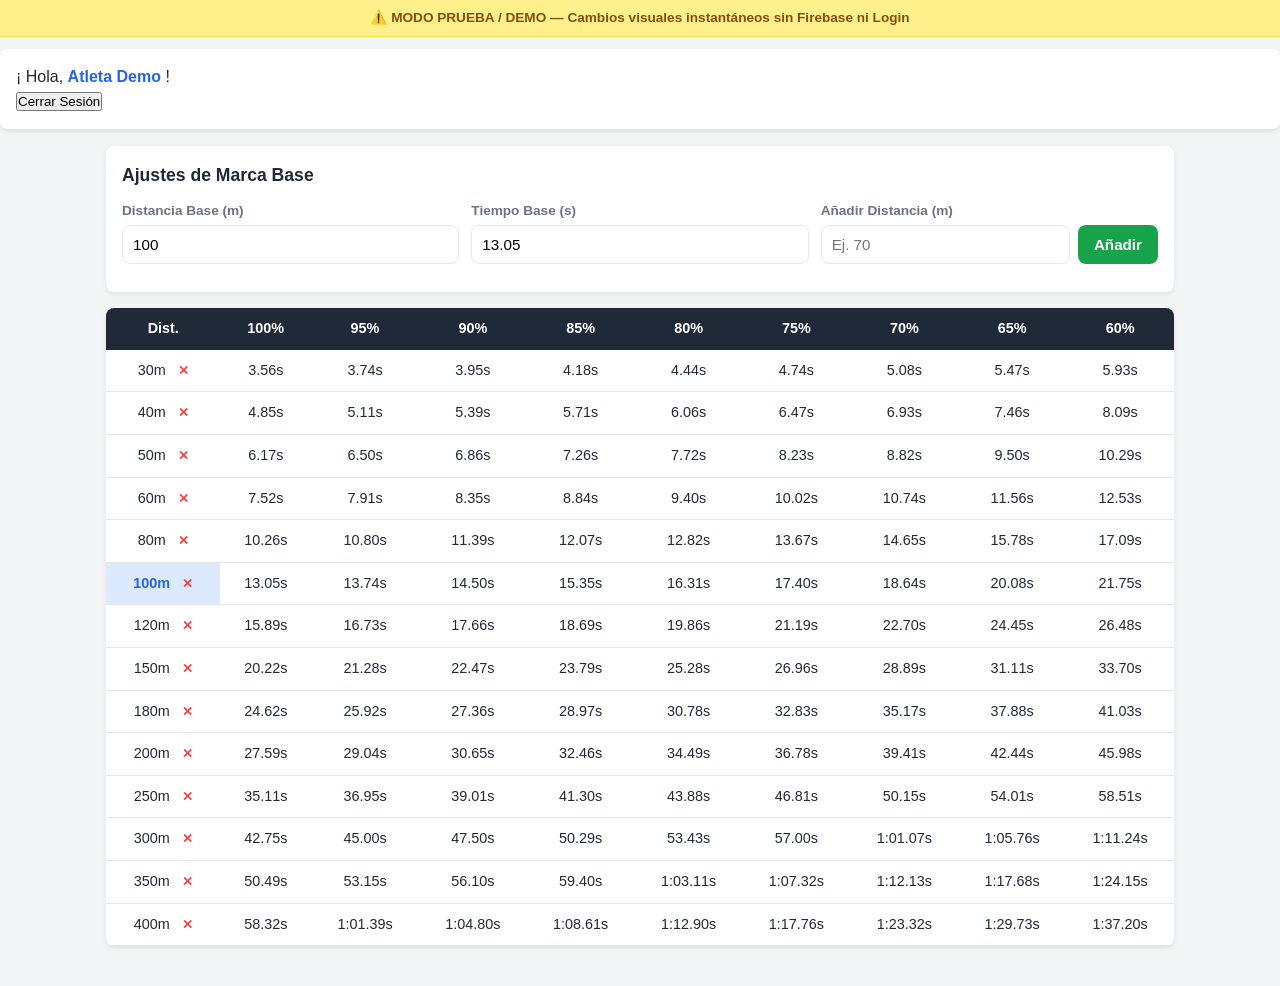
<file: demo.html>
<!DOCTYPE html>
<html lang="es">

<head>
    <meta charset="UTF-8">
    <meta name="viewport" content="width=device-width, initial-scale=1.0">
    <title>DEMO - Vista Previa de la App</title>
    <link rel="stylesheet" href="styles.css">
    <style>
        /* Estilos temporales para el banner de modo prueba */
        .demo-banner {
            background-color: #fef08a;
            color: #854d0e;
            padding: 8px 16px;
            text-align: center;
            font-weight: bold;
            font-size: 0.85rem;
            border-bottom: 1px solid #fde047;
            margin-bottom: 12px;
        }
    </style>
</head>

<body>

    <div class="demo-banner">
        ⚠️ MODO PRUEBA / DEMO — Cambios visuales instantáneos sin Firebase ni Login
    </div>

    <!-- Barra de Sesión de Usuario -->
    <header class="user-header card">
        <div class="user-info">
            <span>¡ Hola, </span>
            <strong id="user-display-name">Atleta Demo</strong>
            <span>!</span>
        </div>
        <button type="button" class="btn-logout" onclick="alert('Botón salir (Modo Demo)')">Cerrar Sesión</button>
    </header>

    <div class="app-container">
        <main id="app-section">



            <!-- Panel de Controles -->
            <section class="card controls-card">
                <h3>Ajustes de Marca Base</h3>
                <div class="controls-grid">
                    <div class="form-group">
                        <label for="baseDistance">Distancia Base (m)</label>
                        <input type="number" id="baseDistance" value="100">
                    </div>
                    <div class="form-group">
                        <label for="baseTime">Tiempo Base (s)</label>
                        <input type="number" id="baseTime" step="0.01" value="13.05">
                    </div>
                    <div class="form-group">
                        <label for="newDistance">Añadir Distancia (m)</label>
                        <div class="input-inline">
                            <input type="number" id="newDistance" placeholder="Ej. 70">
                            <button id="btn-add-distance" type="button" class="btn btn-success">Añadir</button>
                        </div>
                    </div>
                </div>
            </section>

            <!-- Vista Adaptativa para Móviles (Tarjetas) -->
            <section id="mobile-cards-container" class="mobile-only"></section>

            <!-- Vista Adaptativa para Escritorio (Tabla) -->
            <section class="desktop-only card table-card">
                <div class="table-wrapper">
                    <table>
                        <thead>
                            <tr>
                                <th>Dist.</th>
                                <th>100%</th>
                                <th>95%</th>
                                <th>90%</th>
                                <th>85%</th>
                                <th>80%</th>
                                <th>75%</th>
                                <th>70%</th>
                                <th>65%</th>
                                <th>60%</th>
                            </tr>
                        </thead>
                        <tbody id="table-body"></tbody>
                    </table>
                </div>
            </section>

        </main>
    </div>

    <!-- Script en vivo para simular los cálculos sin Firebase -->
    <script>
        // Estado local simulado
        let demoSettings = {
            baseDistance: 100,
            baseTime: 13.05,
            distances: [30, 40, 50, 60, 80, 100, 120, 150, 180, 200, 250, 300, 350, 400]
        };

        const percentages = [100, 95, 90, 85, 80, 75, 70, 65, 60];
        const m = 1.08; // Exponente de fatiga

        function formatTime(seconds) {
            return seconds < 60
                ? seconds.toFixed(2) + 's'
                : `${Math.floor(seconds / 60)}:${(seconds % 60).toFixed(2).padStart(5, '0')}s`;
        }

        function renderDemo() {
            const baseDist = demoSettings.baseDistance;
            const baseT = demoSettings.baseTime;

            const mobileContainer = document.getElementById('mobile-cards-container');
            const tbody = document.getElementById('table-body');

            mobileContainer.innerHTML = '';
            tbody.innerHTML = '';

            demoSettings.distances.forEach(d => {
                const time100 = baseT * Math.pow(d / baseDist, m);
                const isBase = d === baseDist;

                // Tarjetas para móviles
                const card = document.createElement('div');
                card.className = `distance-card ${isBase ? 'is-base' : ''}`;

                let cardHtml = `
                    <div class="card-header">
                        <span>${d} metros ${isBase ? '(Base)' : ''}</span>
                        <button class="btn-icon-delete" onclick="removeDistance(${d})">✕</button>
                    </div>
                    <div class="card-metrics">
                `;

                percentages.forEach(pct => {
                    const timeSec = time100 / (pct / 100);
                    cardHtml += `
                        <div class="metric-box">
                            <div class="metric-pct">${pct}%</div>
                            <div class="metric-val">${formatTime(timeSec)}</div>
                        </div>
                    `;
                });

                cardHtml += `</div>`;
                card.innerHTML = cardHtml;
                mobileContainer.appendChild(card);

                // Tabla para escritorio
                const tr = document.createElement('tr');
                let rowHtml = `
                    <td class="${isBase ? 'is-base' : ''}">
                        ${d}m
                        <button class="btn-icon-delete" onclick="removeDistance(${d})">✕</button>
                    </td>
                `;

                percentages.forEach(pct => {
                    const timeSec = time100 / (pct / 100);
                    rowHtml += `<td>${formatTime(timeSec)}</td>`;
                });

                tr.innerHTML = rowHtml;
                tbody.appendChild(tr);
            });
        }

        function removeDistance(dist) {
            demoSettings.distances = demoSettings.distances.filter(d => d !== dist);
            renderDemo();
        }

        // Eventos en vivo
        document.getElementById('baseDistance').addEventListener('input', (e) => {
            demoSettings.baseDistance = parseFloat(e.target.value) || 100;
            renderDemo();
        });

        document.getElementById('baseTime').addEventListener('input', (e) => {
            demoSettings.baseTime = parseFloat(e.target.value) || 13.05;
            renderDemo();
        });

        document.getElementById('btn-add-distance').addEventListener('click', () => {
            const input = document.getElementById('newDistance');
            const val = parseFloat(input.value);
            if (val && !demoSettings.distances.includes(val)) {
                demoSettings.distances.push(val);
                demoSettings.distances.sort((a, b) => a - b);
                input.value = '';
                renderDemo();
            }
        });

        // Inicializar renderizado
        renderDemo();
    </script>
</body>

</html>
</file>
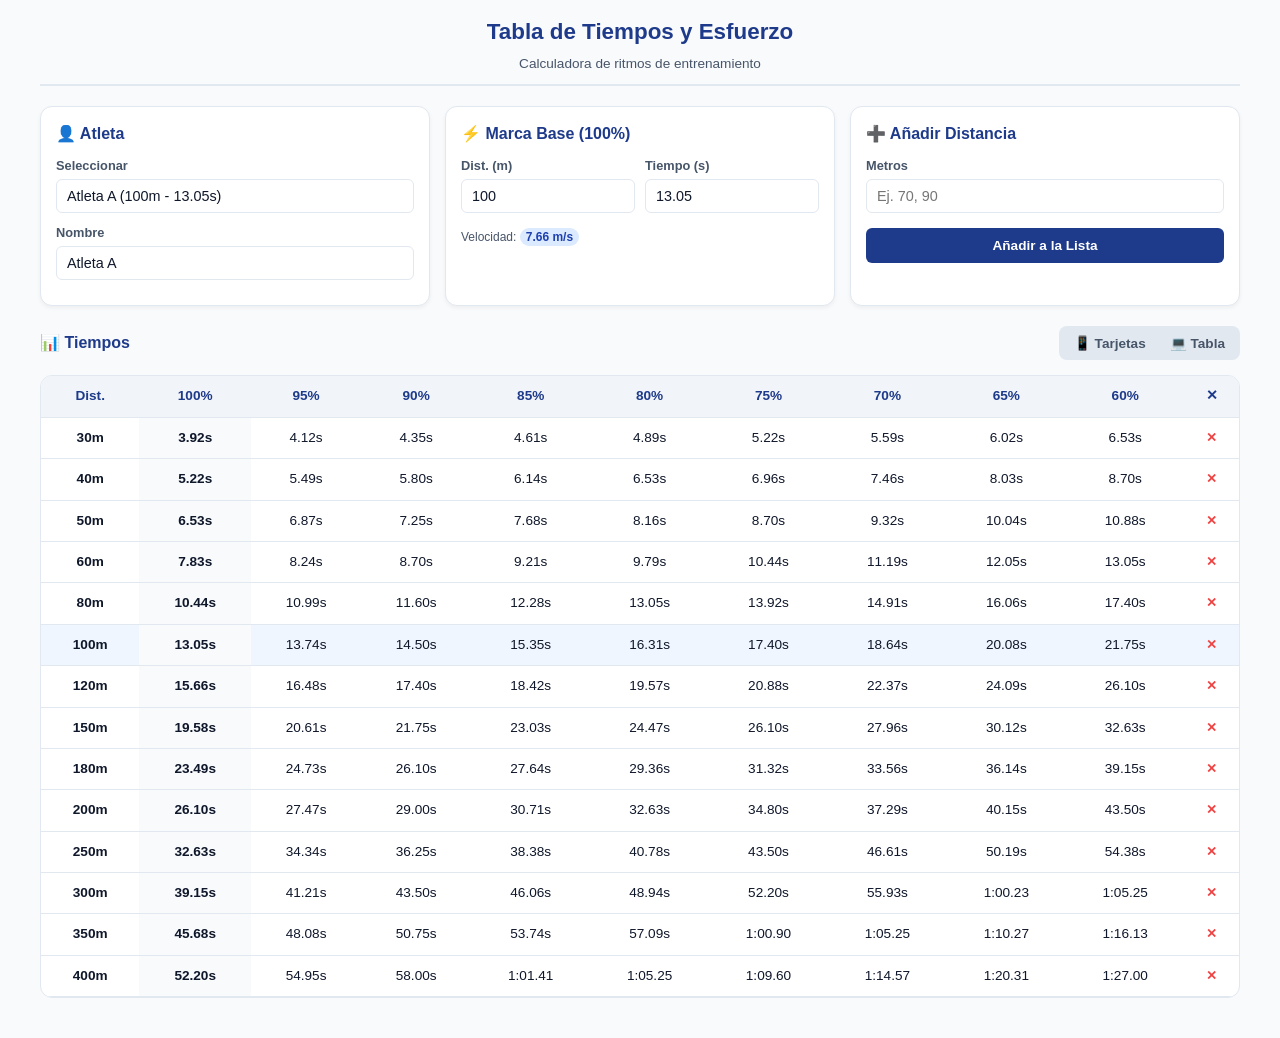
<file: tabla_tiempos_safari_v2.html>
<!DOCTYPE html>
<html lang="es">
<head>
    <meta charset="UTF-8">
    <meta name="viewport" content="width=device-width, initial-scale=1.0, maximum-scale=1.0, user-scalable=no">
    <title>Calculadora de Tiempos y Ritmos</title>
    <style>
        :root {
            --primary-color: #1e3a8a;
            --primary-light: #3b82f6;
            --bg-color: #f8fafc;
            --card-bg: #ffffff;
            --text-main: #0f172a;
            --text-muted: #475569;
            --border-color: #e2e8f0;
        }

        * {
            -webkit-box-sizing: border-box;
            box-sizing: border-box;
            margin: 0;
            padding: 0;
            font-family: -apple-system, BlinkMacSystemFont, "Segoe UI", Roboto, Helvetica, Arial, sans-serif;
        }

        body {
            background-color: var(--bg-color);
            color: var(--text-main);
            line-height: 1.5;
            padding: 15px 10px;
            -webkit-text-size-adjust: 100%;
        }

        .container {
            max-width: 1200px;
            margin: 0 auto;
            width: 100%;
        }

        header {
            text-align: center;
            margin-bottom: 20px;
            padding-bottom: 10px;
            border-bottom: 2px solid var(--border-color);
        }

        h1 {
            color: var(--primary-color);
            font-size: 1.4rem;
            margin-bottom: 5px;
        }

        .subtitle {
            color: var(--text-muted);
            font-size: 0.85rem;
        }

        .controls-grid {
            display: -webkit-flex;
            display: flex;
            -webkit-flex-wrap: wrap;
            flex-wrap: wrap;
            gap: 15px;
            margin-bottom: 20px;
        }

        .card {
            background: var(--card-bg);
            padding: 15px;
            border-radius: 12px;
            box-shadow: 0 2px 4px rgba(0,0,0,0.05);
            border: 1px solid var(--border-color);
            -webkit-flex: 1 1 280px;
            flex: 1 1 280px;
        }

        .card-title {
            font-size: 1rem;
            font-weight: 600;
            color: var(--primary-color);
            margin-bottom: 10px;
        }

        .form-group {
            margin-bottom: 10px;
        }

        label {
            display: block;
            font-size: 0.8rem;
            font-weight: 600;
            color: var(--text-muted);
            margin-bottom: 4px;
        }

        select, input {
            width: 100%;
            padding: 8px 10px;
            border: 1px solid var(--border-color);
            border-radius: 6px;
            font-size: 0.9rem;
            color: var(--text-main);
            background-color: #fff;
            -webkit-appearance: none;
            appearance: none;
        }

        .input-inline {
            display: -webkit-flex;
            display: flex;
            gap: 10px;
        }

        .input-inline .form-group {
            -webkit-flex: 1;
            flex: 1;
        }

        .btn {
            background-color: var(--primary-color);
            color: white;
            border: none;
            padding: 10px;
            border-radius: 6px;
            cursor: pointer;
            font-weight: 600;
            font-size: 0.85rem;
            width: 100%;
            margin-top: 5px;
        }

        .badge {
            background-color: #dbeafe;
            color: #1e40af;
            padding: 2px 6px;
            border-radius: 10px;
            font-size: 0.75rem;
            font-weight: 600;
        }

        .view-toggle-container {
            display: -webkit-flex;
            display: flex;
            -webkit-justify-content: space-between;
            justify-content: space-between;
            -webkit-align-items: center;
            align-items: center;
            margin-bottom: 15px;
        }

        .view-toggle {
            display: -webkit-inline-flex;
            display: inline-flex;
            background: #e2e8f0;
            padding: 3px;
            border-radius: 8px;
        }

        .view-btn {
            padding: 6px 12px;
            border: none;
            background: transparent;
            font-size: 0.85rem;
            font-weight: 600;
            color: var(--text-muted);
            cursor: pointer;
            border-radius: 6px;
        }

        .view-btn.active {
            background: #fff;
            color: var(--primary-color);
            box-shadow: 0 1px 3px rgba(0,0,0,0.1);
        }

        /* --- FIX SAFARI iOS TABLE OVERFLOW --- */
        .table-outer-wrapper {
            width: 100%;
            background: var(--card-bg);
            border-radius: 12px;
            border: 1px solid var(--border-color);
            overflow: hidden;
            margin-bottom: 25px;
        }

        .table-scroll-container {
            width: 100%;
            overflow-x: auto !important;
            -webkit-overflow-scrolling: touch !important;
            display: block;
        }

        table.custom-table {
            width: 100%;
            border-collapse: collapse;
            text-align: center;
            font-size: 0.85rem;
            table-layout: auto;
        }

        table.custom-table th, 
        table.custom-table td {
            padding: 10px 8px;
            border-bottom: 1px solid var(--border-color);
            white-space: nowrap !important;
        }

        table.custom-table th {
            background-color: #f1f5f9;
            color: var(--primary-color);
            font-weight: 700;
        }

        .highlight-col {
            background-color: #f8fafc;
            font-weight: 600;
        }

        .highlight-row {
            background-color: #eff6ff !important;
        }

        /* VISTA TARJETAS (Móvil) */
        .cards-view {
            display: none;
            -webkit-flex-direction: column;
            flex-direction: column;
            gap: 12px;
            margin-bottom: 25px;
        }

        .dist-card {
            background: var(--card-bg);
            border: 1px solid var(--border-color);
            border-radius: 10px;
            padding: 12px;
        }

        .dist-card.highlight-card {
            border: 2px solid var(--primary-light);
            background: #f0f9ff;
        }

        .dist-card-header {
            display: -webkit-flex;
            display: flex;
            -webkit-justify-content: space-between;
            justify-content: space-between;
            -webkit-align-items: center;
            align-items: center;
            padding-bottom: 8px;
            margin-bottom: 8px;
            border-bottom: 1px solid var(--border-color);
        }

        .dist-card-header h3 {
            font-size: 1.1rem;
            color: var(--primary-color);
        }

        .efforts-grid {
            display: grid;
            grid-template-columns: repeat(3, 1fr);
            gap: 6px;
        }

        .effort-item {
            background: #f8fafc;
            padding: 6px 4px;
            border-radius: 6px;
            text-align: center;
            border: 1px solid #edf2f7;
        }

        .effort-item.effort-100 {
            background: #e0f2fe;
            border-color: #bae6fd;
        }

        .effort-label {
            font-size: 0.7rem;
            color: var(--text-muted);
            font-weight: 600;
            display: block;
        }

        .effort-value {
            font-size: 0.85rem;
            font-weight: 700;
            color: var(--text-main);
        }

        .show-block { display: block !important; }
        .show-flex { display: -webkit-flex !important; display: flex !important; }
        .hide-all { display: none !important; }
    </style>
</head>
<body>

<div class="container">
    <header>
        <h1>Tabla de Tiempos y Esfuerzo</h1>
        <p class="subtitle">Calculadora de ritmos de entrenamiento</p>
    </header>

    <div class="controls-grid">
        <div class="card">
            <div class="card-title">👤 Atleta</div>
            <div class="form-group">
                <label for="athleteSelect">Seleccionar</label>
                <select id="athleteSelect" onchange="loadAthleteData()">
                    <option value="1">Atleta A (100m - 13.05s)</option>
                    <option value="2">Atleta B (100m - 12.20s)</option>
                    <option value="3">Atleta C (100m - 11.50s)</option>
                    <option value="custom">Personalizado...</option>
                </select>
            </div>
            <div class="form-group">
                <label>Nombre</label>
                <input type="text" id="athleteName" value="Atleta A" onchange="updateCustomName()">
            </div>
        </div>

        <div class="card">
            <div class="card-title">⚡ Marca Base (100%)</div>
            <div class="input-inline">
                <div class="form-group">
                    <label for="baseDistance">Dist. (m)</label>
                    <input type="number" id="baseDistance" value="100" min="1" oninput="recalculate()">
                </div>
                <div class="form-group">
                    <label for="baseTime">Tiempo (s)</label>
                    <input type="number" id="baseTime" value="13.05" min="0.1" step="0.01" oninput="recalculate()">
                </div>
            </div>
            <p style="font-size: 0.75rem; color: var(--text-muted); margin-top: 5px;">
                Velocidad: <span id="baseSpeed" class="badge">7.66 m/s</span>
            </p>
        </div>

        <div class="card">
            <div class="card-title">➕ Añadir Distancia</div>
            <div class="form-group">
                <label for="newDistance">Metros</label>
                <input type="number" id="newDistance" placeholder="Ej. 70, 90" min="1">
            </div>
            <button class="btn" onclick="addCustomDistance()">Añadir a la Lista</button>
        </div>
    </div>

    <div class="view-toggle-container">
        <div class="card-title" style="margin: 0;">📊 Tiempos</div>
        <div class="view-toggle">
            <button id="btnViewCards" class="view-btn" onclick="setView('cards')">📱 Tarjetas</button>
            <button id="btnViewTable" class="view-btn" onclick="setView('table')">💻 Tabla</button>
        </div>
    </div>

    <!-- VISTA TABLA CON SCROLL CORREGIDO -->
    <div id="tableViewWrapper" class="table-outer-wrapper show-block">
        <div class="table-scroll-container">
            <table class="custom-table">
                <thead>
                    <tr>
                        <th>Dist.</th>
                        <th>100%</th>
                        <th>95%</th>
                        <th>90%</th>
                        <th>85%</th>
                        <th>80%</th>
                        <th>75%</th>
                        <th>70%</th>
                        <th>65%</th>
                        <th>60%</th>
                        <th>✕</th>
                    </tr>
                </thead>
                <tbody id="tableBody"></tbody>
            </table>
        </div>
    </div>

    <!-- VISTA TARJETAS -->
    <div id="cardsViewWrapper" class="cards-view"></div>
</div>

<script>
    var distances = [30, 40, 50, 60, 80, 100, 120, 150, 180, 200, 250, 300, 350, 400];
    var efforts = [100, 95, 90, 85, 80, 75, 70, 65, 60];

    var athletesData = {
        "1": { name: "Atleta A", dist: 100, time: 13.05 },
        "2": { name: "Atleta B", dist: 100, time: 12.20 },
        "3": { name: "Atleta C", dist: 100, time: 11.50 }
    };

    function setView(viewType) {
        var tableWrap = document.getElementById("tableViewWrapper");
        var cardsWrap = document.getElementById("cardsViewWrapper");
        var btnCards = document.getElementById("btnViewCards");
        var btnTable = document.getElementById("btnViewTable");

        if (viewType === 'table') {
            tableWrap.className = "table-outer-wrapper show-block";
            cardsWrap.className = "cards-view hide-all";
            btnTable.className = "view-btn active";
            btnCards.className = "view-btn";
        } else {
            tableWrap.className = "table-outer-wrapper hide-all";
            cardsWrap.className = "cards-view show-flex";
            btnCards.className = "view-btn active";
            btnTable.className = "view-btn";
        }
    }

    function loadAthleteData() {
        var select = document.getElementById("athleteSelect");
        var val = select.value;
        if (val !== "custom") {
            var athlete = athletesData[val];
            document.getElementById("athleteName").value = athlete.name;
            document.getElementById("baseDistance").value = athlete.dist;
            document.getElementById("baseTime").value = athlete.time;
        }
        recalculate();
    }

    function updateCustomName() {
        document.getElementById("athleteSelect").value = "custom";
    }

    function formatTime(seconds) {
        if (seconds < 60) {
            return seconds.toFixed(2) + "s";
        }
        var mins = Math.floor(seconds / 60);
        var secs = (seconds % 60).toFixed(2);
        return mins + ":" + (secs < 10 ? '0' : '') + secs;
    }

    function recalculate() {
        var baseDist = parseFloat(document.getElementById("baseDistance").value);
        var baseTime = parseFloat(document.getElementById("baseTime").value);
        
        if (!baseDist || !baseTime || baseDist <= 0 || baseTime <= 0) return;

        var baseSpeed = baseDist / baseTime;
        document.getElementById("baseSpeed").innerText = baseSpeed.toFixed(2) + " m/s";

        var tbody = document.getElementById("tableBody");
        var cardsContainer = document.getElementById("cardsViewWrapper");
        
        tbody.innerHTML = "";
        cardsContainer.innerHTML = "";

        distances.sort(function(a, b){ return a - b; });

        for (var i = 0; i < distances.length; i++) {
            var d = distances[i];
            var time100 = (d / baseDist) * baseTime;
            var isBase = (d === baseDist);

            // FILA TABLA
            var tr = document.createElement("tr");
            if (isBase) tr.className = "highlight-row";

            var tdDist = document.createElement("td");
            tdDist.innerHTML = "<strong>" + d + "m</strong>";
            tr.appendChild(tdDist);

            for (var j = 0; j < efforts.length; j++) {
                var e = efforts[j];
                var td = document.createElement("td");
                var t = time100 / (e / 100);
                td.innerText = formatTime(t);
                if (e === 100) td.className = "highlight-col";
                tr.appendChild(td);
            }

            var tdAction = document.createElement("td");
            var btnDel = document.createElement("button");
            btnDel.innerText = "✕";
            btnDel.style.cssText = "background:none; border:none; color:#ef4444; cursor:pointer; font-weight:bold;";
            btnDel.setAttribute("data-dist", d);
            btnDel.onclick = function() { removeDistance(parseInt(this.getAttribute("data-dist"))); };
            tdAction.appendChild(btnDel);
            tr.appendChild(tdAction);

            tbody.appendChild(tr);

            // TARJETA MÓVIL
            var card = document.createElement("div");
            card.className = "dist-card" + (isBase ? " highlight-card" : "");

            var cardHTML = '<div class="dist-card-header">' +
                           '<h3>' + d + ' m ' + (isBase ? '<span class="badge">Base</span>' : '') + '</h3>' +
                           '<button onclick="removeDistance(' + d + ')" style="background:none; border:none; color:#ef4444; font-size:1.1rem; cursor:pointer;">✕</button>' +
                           '</div><div class="efforts-grid">';

            for (var k = 0; k < efforts.length; k++) {
                var eff = efforts[k];
                var tEff = time100 / (eff / 100);
                cardHTML += '<div class="effort-item ' + (eff === 100 ? 'effort-100' : '') + '">' +
                            '<span class="effort-label">' + eff + '%</span>' +
                            '<span class="effort-value">' + formatTime(tEff) + '</span>' +
                            '</div>';
            }

            cardHTML += '</div>';
            card.innerHTML = cardHTML;
            cardsContainer.appendChild(card);
        }
    }

    function addCustomDistance() {
        var input = document.getElementById("newDistance");
        var val = parseInt(input.value);
        if (val && val > 0 && distances.indexOf(val) === -1) {
            distances.push(val);
            input.value = "";
            recalculate();
        }
    }

    function removeDistance(d) {
        distances = distances.filter(function(dist) { return dist !== d; });
        recalculate();
    }

    window.onload = function() {
        recalculate();
    };
</script>

</body>
</html>
</file>
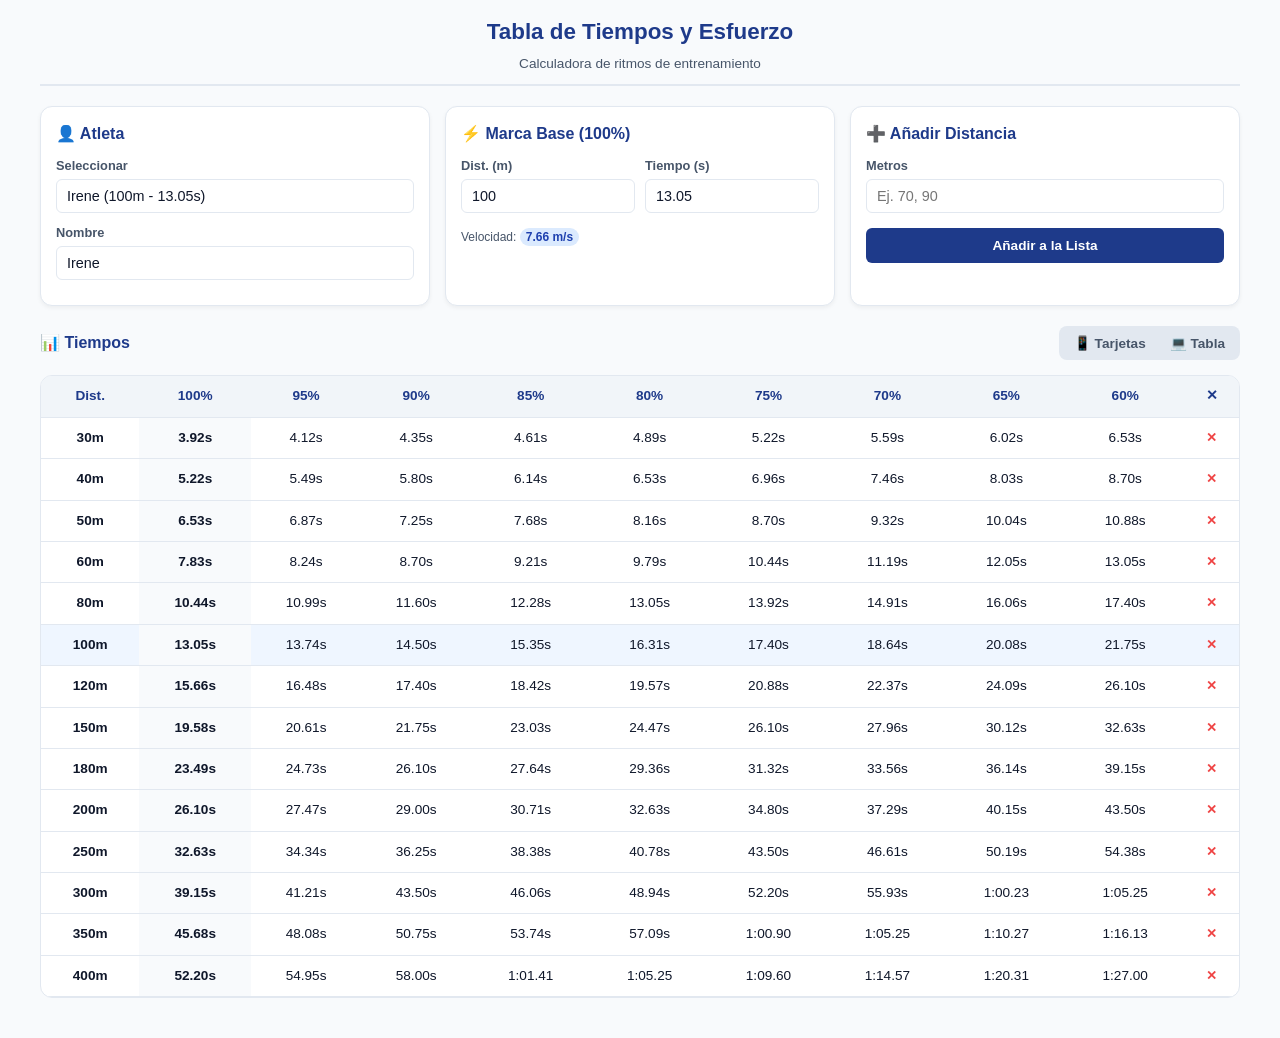
<file: web1/index2.html>
<!DOCTYPE html>
<html lang="es">
<head>
    <meta charset="UTF-8">
    <meta name="viewport" content="width=device-width, initial-scale=1.0, maximum-scale=1.0, user-scalable=no">
    <title>Calculadora de Tiempos y Ritmos</title>
    <style>
        :root {
            --primary-color: #1e3a8a;
            --primary-light: #3b82f6;
            --bg-color: #f8fafc;
            --card-bg: #ffffff;
            --text-main: #0f172a;
            --text-muted: #475569;
            --border-color: #e2e8f0;
        }

        * {
            -webkit-box-sizing: border-box;
            box-sizing: border-box;
            margin: 0;
            padding: 0;
            font-family: -apple-system, BlinkMacSystemFont, "Segoe UI", Roboto, Helvetica, Arial, sans-serif;
        }

        body {
            background-color: var(--bg-color);
            color: var(--text-main);
            line-height: 1.5;
            padding: 15px 10px;
            -webkit-text-size-adjust: 100%;
        }

        .container {
            max-width: 1200px;
            margin: 0 auto;
            width: 100%;
        }

        header {
            text-align: center;
            margin-bottom: 20px;
            padding-bottom: 10px;
            border-bottom: 2px solid var(--border-color);
        }

        h1 {
            color: var(--primary-color);
            font-size: 1.4rem;
            margin-bottom: 5px;
        }

        .subtitle {
            color: var(--text-muted);
            font-size: 0.85rem;
        }

        .controls-grid {
            display: -webkit-flex;
            display: flex;
            -webkit-flex-wrap: wrap;
            flex-wrap: wrap;
            gap: 15px;
            margin-bottom: 20px;
        }

        .card {
            background: var(--card-bg);
            padding: 15px;
            border-radius: 12px;
            box-shadow: 0 2px 4px rgba(0,0,0,0.05);
            border: 1px solid var(--border-color);
            -webkit-flex: 1 1 280px;
            flex: 1 1 280px;
        }

        .card-title {
            font-size: 1rem;
            font-weight: 600;
            color: var(--primary-color);
            margin-bottom: 10px;
        }

        .form-group {
            margin-bottom: 10px;
        }

        label {
            display: block;
            font-size: 0.8rem;
            font-weight: 600;
            color: var(--text-muted);
            margin-bottom: 4px;
        }

        select, input {
            width: 100%;
            padding: 8px 10px;
            border: 1px solid var(--border-color);
            border-radius: 6px;
            font-size: 0.9rem;
            color: var(--text-main);
            background-color: #fff;
            -webkit-appearance: none;
            appearance: none;
        }

        .input-inline {
            display: -webkit-flex;
            display: flex;
            gap: 10px;
        }

        .input-inline .form-group {
            -webkit-flex: 1;
            flex: 1;
        }

        .btn {
            background-color: var(--primary-color);
            color: white;
            border: none;
            padding: 10px;
            border-radius: 6px;
            cursor: pointer;
            font-weight: 600;
            font-size: 0.85rem;
            width: 100%;
            margin-top: 5px;
        }

        .badge {
            background-color: #dbeafe;
            color: #1e40af;
            padding: 2px 6px;
            border-radius: 10px;
            font-size: 0.75rem;
            font-weight: 600;
        }

        .view-toggle-container {
            display: -webkit-flex;
            display: flex;
            -webkit-justify-content: space-between;
            justify-content: space-between;
            -webkit-align-items: center;
            align-items: center;
            margin-bottom: 15px;
        }

        .view-toggle {
            display: -webkit-inline-flex;
            display: inline-flex;
            background: #e2e8f0;
            padding: 3px;
            border-radius: 8px;
        }

        .view-btn {
            padding: 6px 12px;
            border: none;
            background: transparent;
            font-size: 0.85rem;
            font-weight: 600;
            color: var(--text-muted);
            cursor: pointer;
            border-radius: 6px;
        }

        .view-btn.active {
            background: #fff;
            color: var(--primary-color);
            box-shadow: 0 1px 3px rgba(0,0,0,0.1);
        }

        /* --- FIX SAFARI iOS TABLE OVERFLOW --- */
        .table-outer-wrapper {
            width: 100%;
            background: var(--card-bg);
            border-radius: 12px;
            border: 1px solid var(--border-color);
            overflow: hidden;
            margin-bottom: 25px;
        }

        .table-scroll-container {
            width: 100%;
            overflow-x: auto !important;
            -webkit-overflow-scrolling: touch !important;
            display: block;
        }

        table.custom-table {
            width: 100%;
            border-collapse: collapse;
            text-align: center;
            font-size: 0.85rem;
            table-layout: auto;
        }

        table.custom-table th, 
        table.custom-table td {
            padding: 10px 8px;
            border-bottom: 1px solid var(--border-color);
            white-space: nowrap !important;
        }

        table.custom-table th {
            background-color: #f1f5f9;
            color: var(--primary-color);
            font-weight: 700;
        }

        .highlight-col {
            background-color: #f8fafc;
            font-weight: 600;
        }

        .highlight-row {
            background-color: #eff6ff !important;
        }

        /* VISTA TARJETAS (Móvil) */
        .cards-view {
            display: none;
            -webkit-flex-direction: column;
            flex-direction: column;
            gap: 12px;
            margin-bottom: 25px;
        }

        .dist-card {
            background: var(--card-bg);
            border: 1px solid var(--border-color);
            border-radius: 10px;
            padding: 12px;
        }

        .dist-card.highlight-card {
            border: 2px solid var(--primary-light);
            background: #f0f9ff;
        }

        .dist-card-header {
            display: -webkit-flex;
            display: flex;
            -webkit-justify-content: space-between;
            justify-content: space-between;
            -webkit-align-items: center;
            align-items: center;
            padding-bottom: 8px;
            margin-bottom: 8px;
            border-bottom: 1px solid var(--border-color);
        }

        .dist-card-header h3 {
            font-size: 1.1rem;
            color: var(--primary-color);
        }

        .efforts-grid {
            display: grid;
            grid-template-columns: repeat(3, 1fr);
            gap: 6px;
        }

        .effort-item {
            background: #f8fafc;
            padding: 6px 4px;
            border-radius: 6px;
            text-align: center;
            border: 1px solid #edf2f7;
        }

        .effort-item.effort-100 {
            background: #e0f2fe;
            border-color: #bae6fd;
        }

        .effort-label {
            font-size: 0.7rem;
            color: var(--text-muted);
            font-weight: 600;
            display: block;
        }

        .effort-value {
            font-size: 0.85rem;
            font-weight: 700;
            color: var(--text-main);
        }

        .show-block { display: block !important; }
        .show-flex { display: -webkit-flex !important; display: flex !important; }
        .hide-all { display: none !important; }
    </style>
</head>
<body>

<div class="container">
    <header>
        <h1>Tabla de Tiempos y Esfuerzo</h1>
        <p class="subtitle">Calculadora de ritmos de entrenamiento</p>
    </header>

    <div class="controls-grid">
        <div class="card">
            <div class="card-title">👤 Atleta</div>
            <div class="form-group">
                <label for="athleteSelect">Seleccionar</label>
                <select id="athleteSelect" onchange="loadAthleteData()">
                    <option value="1">Irene (100m - 13.05s)</option>
                    <option value="2">Atleta B (100m - 12.20s)</option>
                    <option value="3">Atleta C (100m - 11.50s)</option>
                    <option value="custom">Personalizado...</option>
                </select>
            </div>
            <div class="form-group">
                <label>Nombre</label>
                <input type="text" id="athleteName" value="Irene" onchange="updateCustomName()">
            </div>
        </div>

        <div class="card">
            <div class="card-title">⚡ Marca Base (100%)</div>
            <div class="input-inline">
                <div class="form-group">
                    <label for="baseDistance">Dist. (m)</label>
                    <input type="number" id="baseDistance" value="100" min="1" oninput="recalculate()">
                </div>
                <div class="form-group">
                    <label for="baseTime">Tiempo (s)</label>
                    <input type="number" id="baseTime" value="13.05" min="0.1" step="0.01" oninput="recalculate()">
                </div>
            </div>
            <p style="font-size: 0.75rem; color: var(--text-muted); margin-top: 5px;">
                Velocidad: <span id="baseSpeed" class="badge">7.66 m/s</span>
            </p>
        </div>

        <div class="card">
            <div class="card-title">➕ Añadir Distancia</div>
            <div class="form-group">
                <label for="newDistance">Metros</label>
                <input type="number" id="newDistance" placeholder="Ej. 70, 90" min="1">
            </div>
            <button class="btn" onclick="addCustomDistance()">Añadir a la Lista</button>
        </div>
    </div>

    <div class="view-toggle-container">
        <div class="card-title" style="margin: 0;">📊 Tiempos</div>
        <div class="view-toggle">
            <button id="btnViewCards" class="view-btn" onclick="setView('cards')">📱 Tarjetas</button>
            <button id="btnViewTable" class="view-btn" onclick="setView('table')">💻 Tabla</button>
        </div>
    </div>

    <!-- VISTA TABLA CON SCROLL CORREGIDO -->
    <div id="tableViewWrapper" class="table-outer-wrapper show-block">
        <div class="table-scroll-container">
            <table class="custom-table">
                <thead>
                    <tr>
                        <th>Dist.</th>
                        <th>100%</th>
                        <th>95%</th>
                        <th>90%</th>
                        <th>85%</th>
                        <th>80%</th>
                        <th>75%</th>
                        <th>70%</th>
                        <th>65%</th>
                        <th>60%</th>
                        <th>✕</th>
                    </tr>
                </thead>
                <tbody id="tableBody"></tbody>
            </table>
        </div>
    </div>

    <!-- VISTA TARJETAS -->
    <div id="cardsViewWrapper" class="cards-view"></div>
</div>

<script>
    var distances = [30, 40, 50, 60, 80, 100, 120, 150, 180, 200, 250, 300, 350, 400];
    var efforts = [100, 95, 90, 85, 80, 75, 70, 65, 60];

    var athletesData = {
        "1": { name: "Irene", dist: 100, time: 13.05 },
        "2": { name: "Atleta B", dist: 100, time: 12.20 },
        "3": { name: "Atleta C", dist: 100, time: 11.50 }
    };

    function setView(viewType) {
        var tableWrap = document.getElementById("tableViewWrapper");
        var cardsWrap = document.getElementById("cardsViewWrapper");
        var btnCards = document.getElementById("btnViewCards");
        var btnTable = document.getElementById("btnViewTable");

        if (viewType === 'table') {
            tableWrap.className = "table-outer-wrapper show-block";
            cardsWrap.className = "cards-view hide-all";
            btnTable.className = "view-btn active";
            btnCards.className = "view-btn";
        } else {
            tableWrap.className = "table-outer-wrapper hide-all";
            cardsWrap.className = "cards-view show-flex";
            btnCards.className = "view-btn active";
            btnTable.className = "view-btn";
        }
    }

    function loadAthleteData() {
        var select = document.getElementById("athleteSelect");
        var val = select.value;
        if (val !== "custom") {
            var athlete = athletesData[val];
            document.getElementById("athleteName").value = athlete.name;
            document.getElementById("baseDistance").value = athlete.dist;
            document.getElementById("baseTime").value = athlete.time;
        }
        recalculate();
    }

    function updateCustomName() {
        document.getElementById("athleteSelect").value = "custom";
    }

    function formatTime(seconds) {
        if (seconds < 60) {
            return seconds.toFixed(2) + "s";
        }
        var mins = Math.floor(seconds / 60);
        var secs = (seconds % 60).toFixed(2);
        return mins + ":" + (secs < 10 ? '0' : '') + secs;
    }

    function recalculate() {
        var baseDist = parseFloat(document.getElementById("baseDistance").value);
        var baseTime = parseFloat(document.getElementById("baseTime").value);
        
        if (!baseDist || !baseTime || baseDist <= 0 || baseTime <= 0) return;

        var baseSpeed = baseDist / baseTime;
        document.getElementById("baseSpeed").innerText = baseSpeed.toFixed(2) + " m/s";

        var tbody = document.getElementById("tableBody");
        var cardsContainer = document.getElementById("cardsViewWrapper");
        
        tbody.innerHTML = "";
        cardsContainer.innerHTML = "";

        distances.sort(function(a, b){ return a - b; });

        for (var i = 0; i < distances.length; i++) {
            var d = distances[i];
            var time100 = (d / baseDist) * baseTime;
            var isBase = (d === baseDist);

            // FILA TABLA
            var tr = document.createElement("tr");
            if (isBase) tr.className = "highlight-row";

            var tdDist = document.createElement("td");
            tdDist.innerHTML = "<strong>" + d + "m</strong>";
            tr.appendChild(tdDist);

            for (var j = 0; j < efforts.length; j++) {
                var e = efforts[j];
                var td = document.createElement("td");
                var t = time100 / (e / 100);
                td.innerText = formatTime(t);
                if (e === 100) td.className = "highlight-col";
                tr.appendChild(td);
            }

            var tdAction = document.createElement("td");
            var btnDel = document.createElement("button");
            btnDel.innerText = "✕";
            btnDel.style.cssText = "background:none; border:none; color:#ef4444; cursor:pointer; font-weight:bold;";
            btnDel.setAttribute("data-dist", d);
            btnDel.onclick = function() { removeDistance(parseInt(this.getAttribute("data-dist"))); };
            tdAction.appendChild(btnDel);
            tr.appendChild(tdAction);

            tbody.appendChild(tr);

            // TARJETA MÓVIL
            var card = document.createElement("div");
            card.className = "dist-card" + (isBase ? " highlight-card" : "");

            var cardHTML = '<div class="dist-card-header">' +
                           '<h3>' + d + ' m ' + (isBase ? '<span class="badge">Base</span>' : '') + '</h3>' +
                           '<button onclick="removeDistance(' + d + ')" style="background:none; border:none; color:#ef4444; font-size:1.1rem; cursor:pointer;">✕</button>' +
                           '</div><div class="efforts-grid">';

            for (var k = 0; k < efforts.length; k++) {
                var eff = efforts[k];
                var tEff = time100 / (eff / 100);
                cardHTML += '<div class="effort-item ' + (eff === 100 ? 'effort-100' : '') + '">' +
                            '<span class="effort-label">' + eff + '%</span>' +
                            '<span class="effort-value">' + formatTime(tEff) + '</span>' +
                            '</div>';
            }

            cardHTML += '</div>';
            card.innerHTML = cardHTML;
            cardsContainer.appendChild(card);
        }
    }

    function addCustomDistance() {
        var input = document.getElementById("newDistance");
        var val = parseInt(input.value);
        if (val && val > 0 && distances.indexOf(val) === -1) {
            distances.push(val);
            input.value = "";
            recalculate();
        }
    }

    function removeDistance(d) {
        distances = distances.filter(function(dist) { return dist !== d; });
        recalculate();
    }

    window.onload = function() {
        recalculate();
    };
</script>

</body>
</html>
</file>
<file: styles.css>
/* VARIABLES Y RESET BÁSICO */
:root {
    --bg-main: #f3f4f6;
    --card-bg: #ffffff;
    --primary: #2563eb;
    --primary-hover: #1d4ed8;
    --success: #16a34a;
    --success-hover: #15803d;
    --danger: #ef4444;
    --danger-hover: #dc2626;
    --text-dark: #1f2937;
    --text-muted: #6b7280;
    --border-color: #e5e7eb;
    --radius: 8px;
    --shadow: 0 2px 4px rgba(0, 0, 0, 0.08);
}

* {
    box-sizing: border-box;
    margin: 0;
    padding: 0;
}

body {
    font-family: -apple-system, BlinkMacSystemFont, "Segoe UI", Roboto, Oxygen, Ubuntu, Cantarell, sans-serif;
    background-color: var(--bg-main);
    color: var(--text-dark);
    line-height: 1.5;
}

/* BARRA SUPERIOR COMPLETA */
.user-header {
    width: 100%;
    background-color: #ffffff;
    border-bottom: 1px solid var(--border-color);
    box-shadow: var(--shadow);
    padding: 12px 16px;
    margin-bottom: 20px;
}

.user-header-content {
    max-width: 1100px;
    margin: 0 auto;
    display: flex;
    justify-content: space-between;
    align-items: center;
}

.user-info strong {
    color: var(--primary);
    text-transform: capitalize;
}

/* ESTRUCTURA Y CONTENEDOR */
.app-container {
    max-width: 1100px;
    margin: 0 auto;
    padding: 0 16px 24px 16px;
}

.auth-container {
    padding: 20px 16px;
}

.card {
    background-color: var(--card-bg);
    border-radius: var(--radius);
    padding: 16px;
    box-shadow: var(--shadow);
    margin-bottom: 16px;
}

.hidden {
    display: none !important;
}

/* FORMULARIOS Y ELEMENTOS DE ENTRADA */
.form-group {
    display: flex;
    flex-direction: column;
    margin-bottom: 12px;
}

.form-group label {
    font-size: 0.85rem;
    font-weight: 600;
    color: var(--text-muted);
    margin-bottom: 4px;
}

input[type="text"],
input[type="number"],
input[type="password"] {
    padding: 10px;
    border: 1px solid var(--border-color);
    border-radius: var(--radius);
    font-size: 0.95rem;
    outline: none;
    width: 100%;
}

input:focus {
    border-color: var(--primary);
}

/* BOTONES PERSONALIZADOS */
.btn {
    border: none;
    border-radius: var(--radius);
    padding: 10px 16px;
    font-weight: 600;
    cursor: pointer;
    font-size: 0.95rem;
    transition: background-color 0.2s ease;
}

.btn-primary { background-color: var(--primary); color: #ffffff; }
.btn-primary:hover { background-color: var(--primary-hover); }

.btn-success { background-color: var(--success); color: #ffffff; }
.btn-success:hover { background-color: var(--success-hover); }

.btn-danger { background-color: var(--danger); color: #ffffff; }
.btn-danger:hover { background-color: var(--danger-hover); }

.btn-block { width: 100%; margin-top: 8px; }
.btn-sm { padding: 6px 12px; font-size: 0.85rem; }

.btn-icon-delete {
    background: transparent;
    border: none;
    color: var(--danger);
    font-weight: bold;
    cursor: pointer;
    margin-left: 8px;
}

/* AUTENTICACIÓN */
.auth-card {
    max-width: 400px;
    margin: 40px auto;
}

.auth-card h2 {
    text-align: center;
    margin-bottom: 16px;
}

.auth-toggle {
    text-align: center;
    font-size: 0.85rem;
    margin-top: 12px;
    color: var(--text-muted);
}

.auth-toggle a {
    color: var(--primary);
    text-decoration: underline;
}

/* PANEL DE CONTROLES */
.controls-card h3 {
    margin-bottom: 12px;
    font-size: 1.1rem;
}

.controls-grid {
    display: grid;
    grid-template-columns: 1fr;
    gap: 12px;
}

.input-inline {
    display: flex;
    gap: 8px;
}

/* TARJETAS MÓVILES */
.distance-card {
    background: var(--card-bg);
    border: 1px solid var(--border-color);
    border-radius: var(--radius);
    padding: 12px;
    margin-bottom: 12px;
}

.distance-card.is-base {
    border-color: var(--primary);
    background-color: #eff6ff;
}

.card-header {
    display: flex;
    justify-content: space-between;
    align-items: center;
    border-bottom: 1px solid var(--border-color);
    padding-bottom: 8px;
    margin-bottom: 8px;
    font-weight: bold;
}

.card-metrics {
    display: grid;
    grid-template-columns: repeat(3, 1fr);
    gap: 6px;
    text-align: center;
}

.metric-box {
    background-color: var(--bg-main);
    padding: 6px;
    border-radius: 4px;
}

.metric-pct {
    font-size: 0.7rem;
    color: var(--text-muted);
    font-weight: bold;
}

.metric-val {
    font-size: 0.85rem;
    font-weight: bold;
}

/* TABLA ESCRITORIO */
.table-card {
    padding: 0;
    overflow: hidden;
}

.table-wrapper {
    overflow-x: auto;
}

table {
    width: 100%;
    border-collapse: collapse;
    text-align: center;
    font-size: 0.9rem;
}

th {
    background-color: #1f2937;
    color: #ffffff;
    padding: 10px;
    font-weight: 600;
}

td {
    padding: 10px;
    border-bottom: 1px solid var(--border-color);
}

td.is-base {
    background-color: #dbeafe;
    color: var(--primary);
    font-weight: bold;
}

/* CONTROL RESPONSIVO (MÓVIL / ESCRITORIO) */
.mobile-only { display: block; }
.desktop-only { display: none; }

@media (min-width: 768px) {
    .controls-grid { grid-template-columns: repeat(3, 1fr); }
    .mobile-only { display: none; }
    .desktop-only { display: block; }
}
</file>
